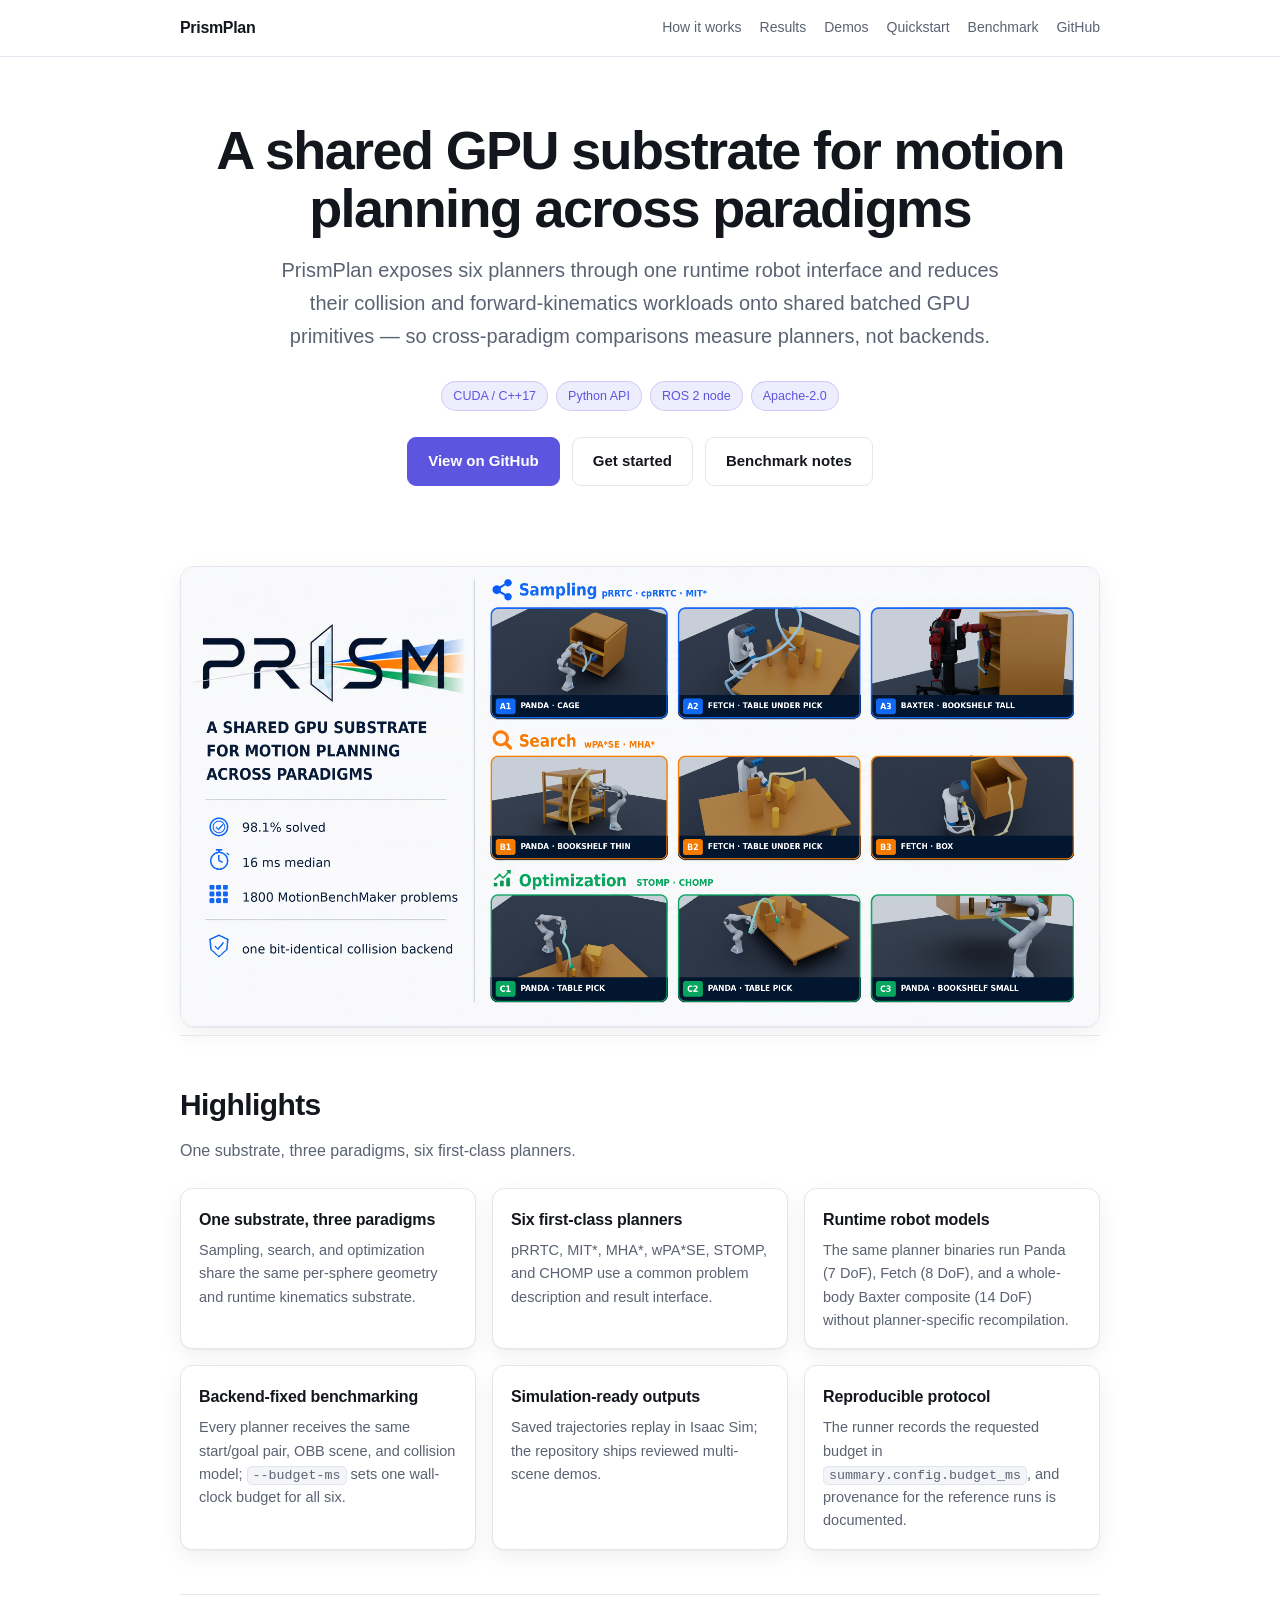
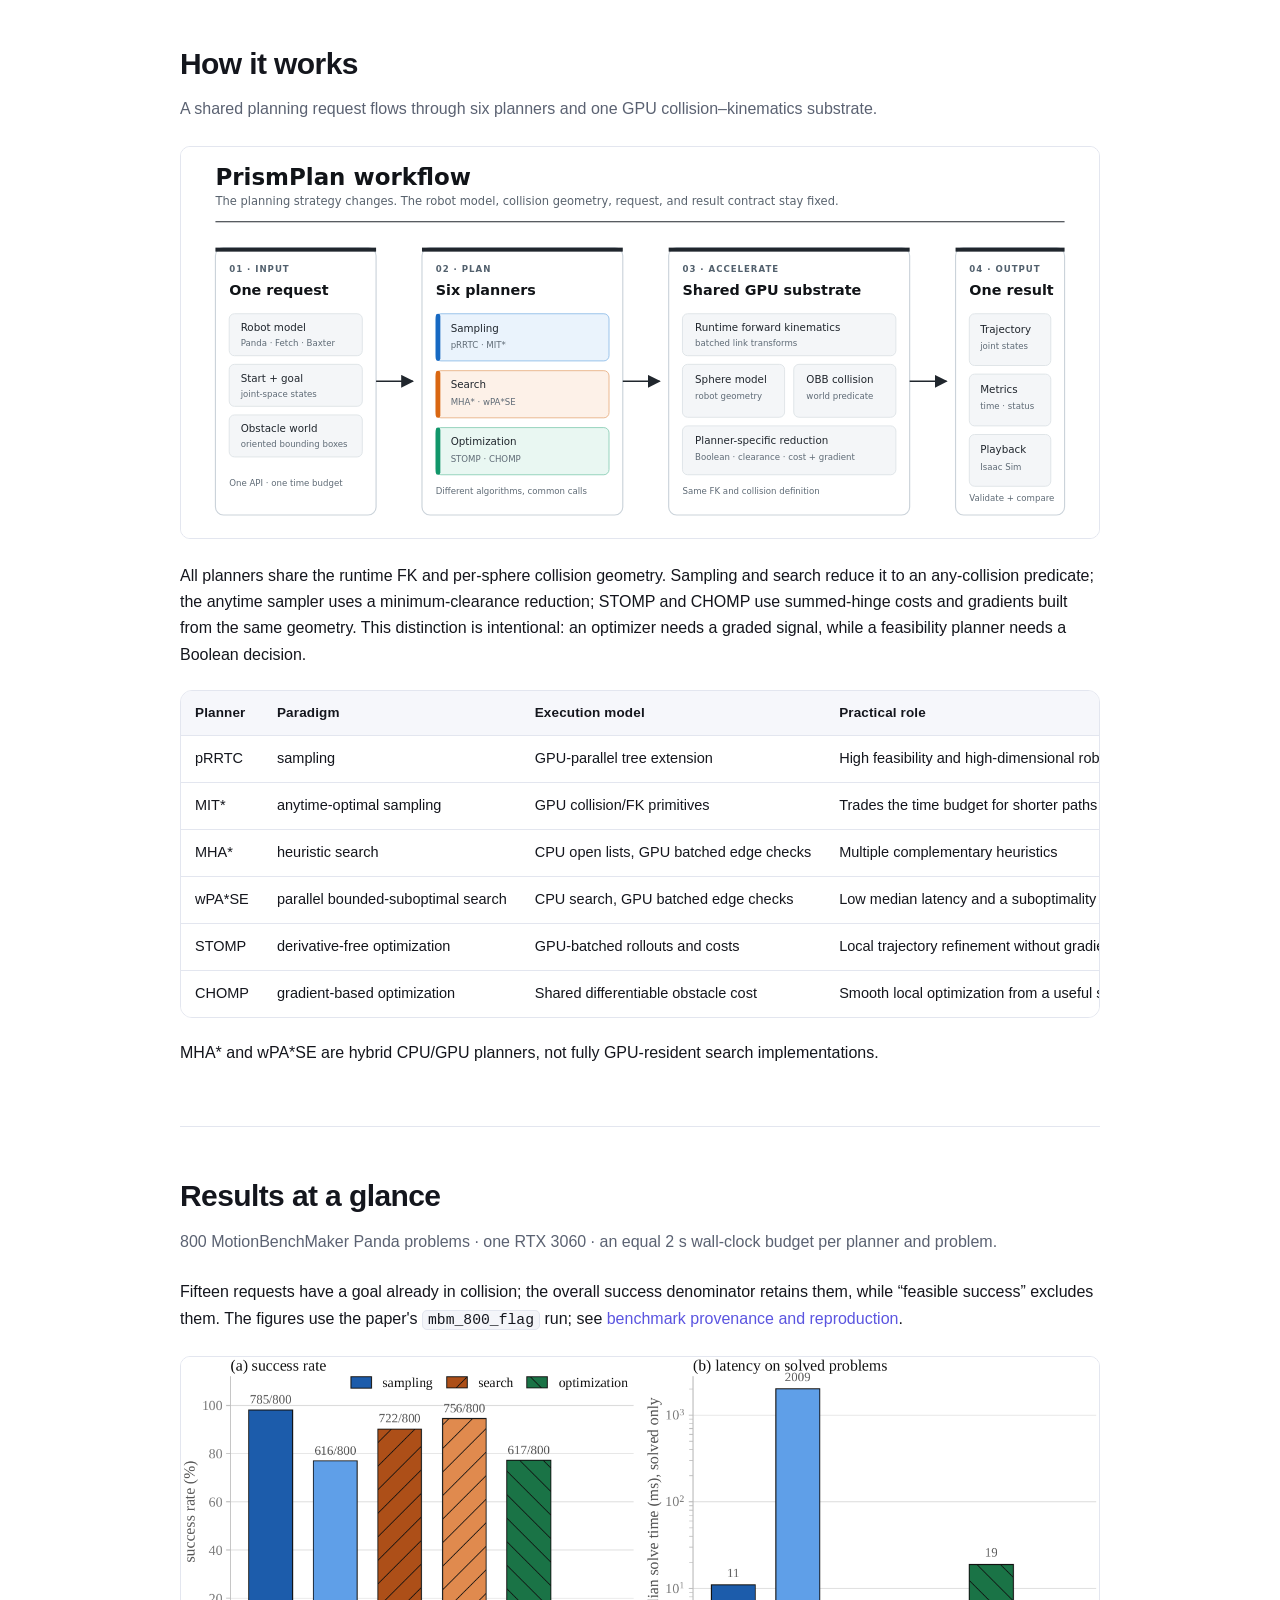
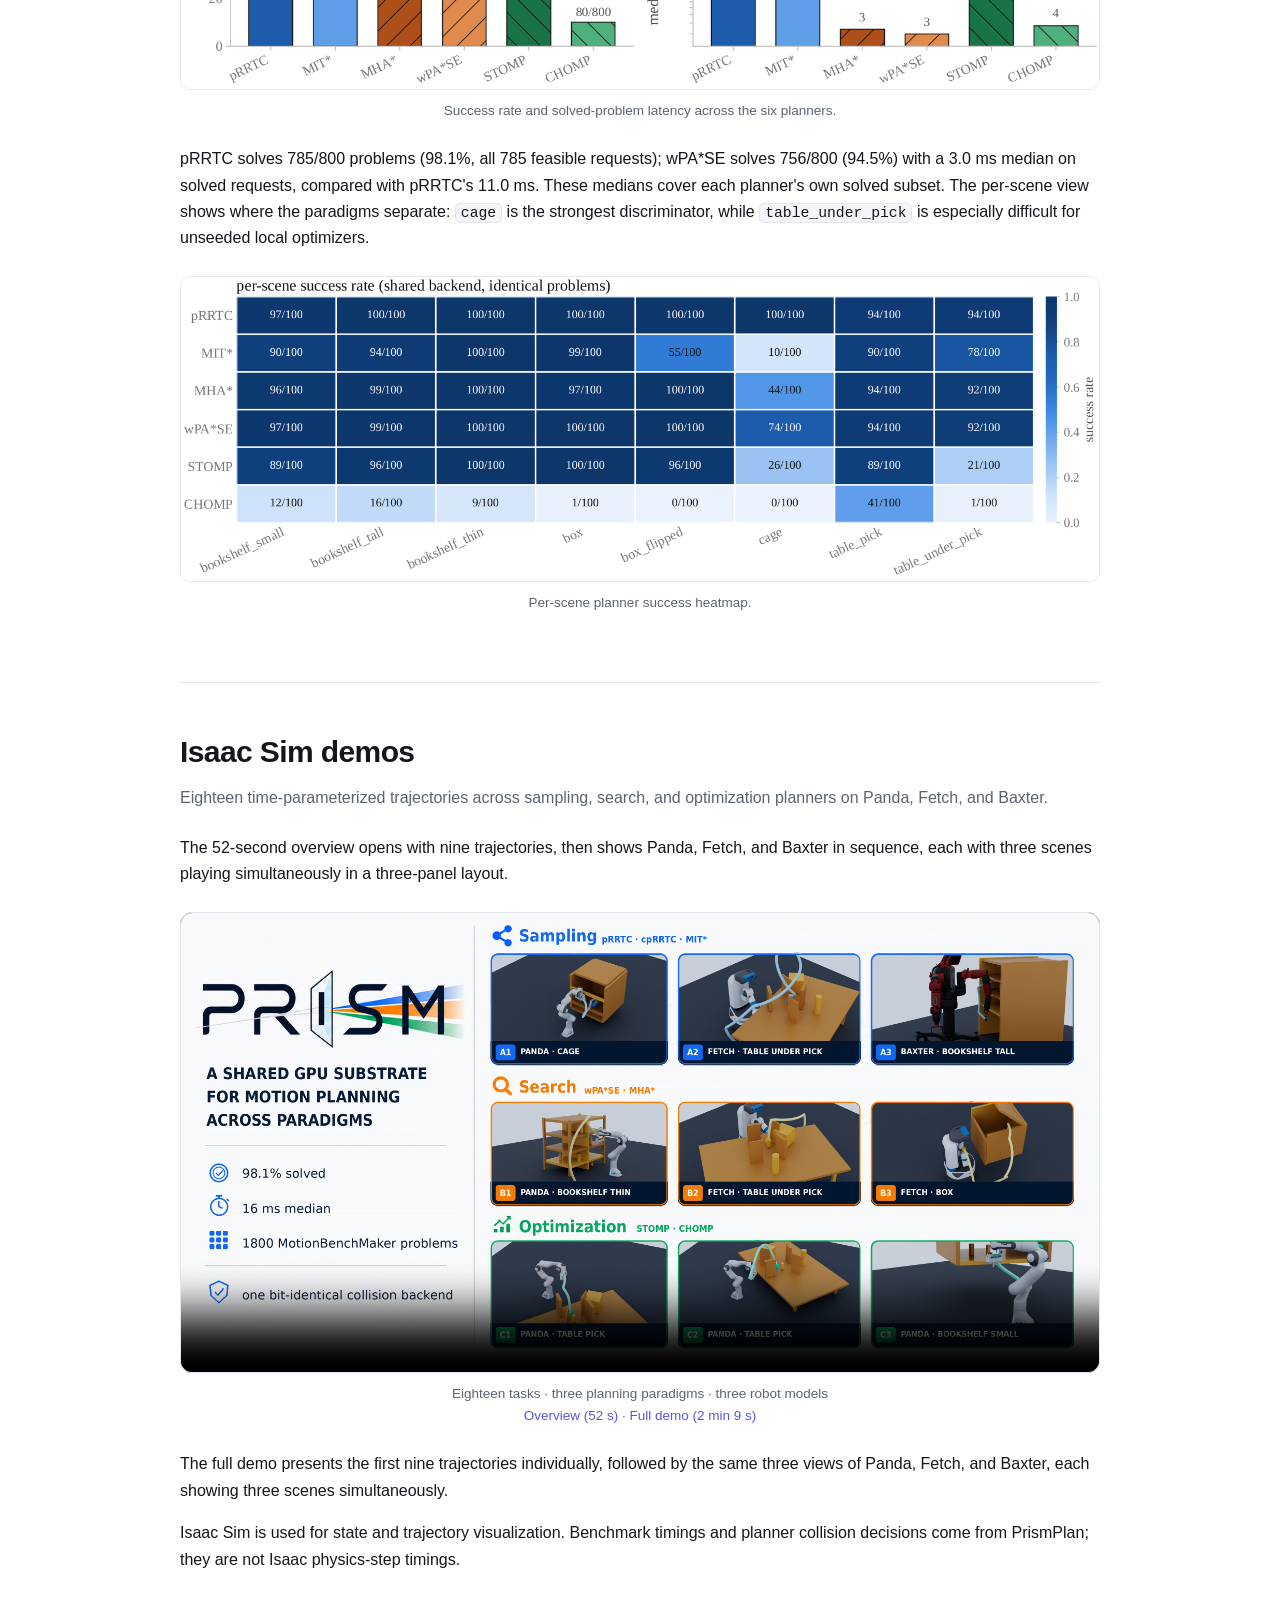
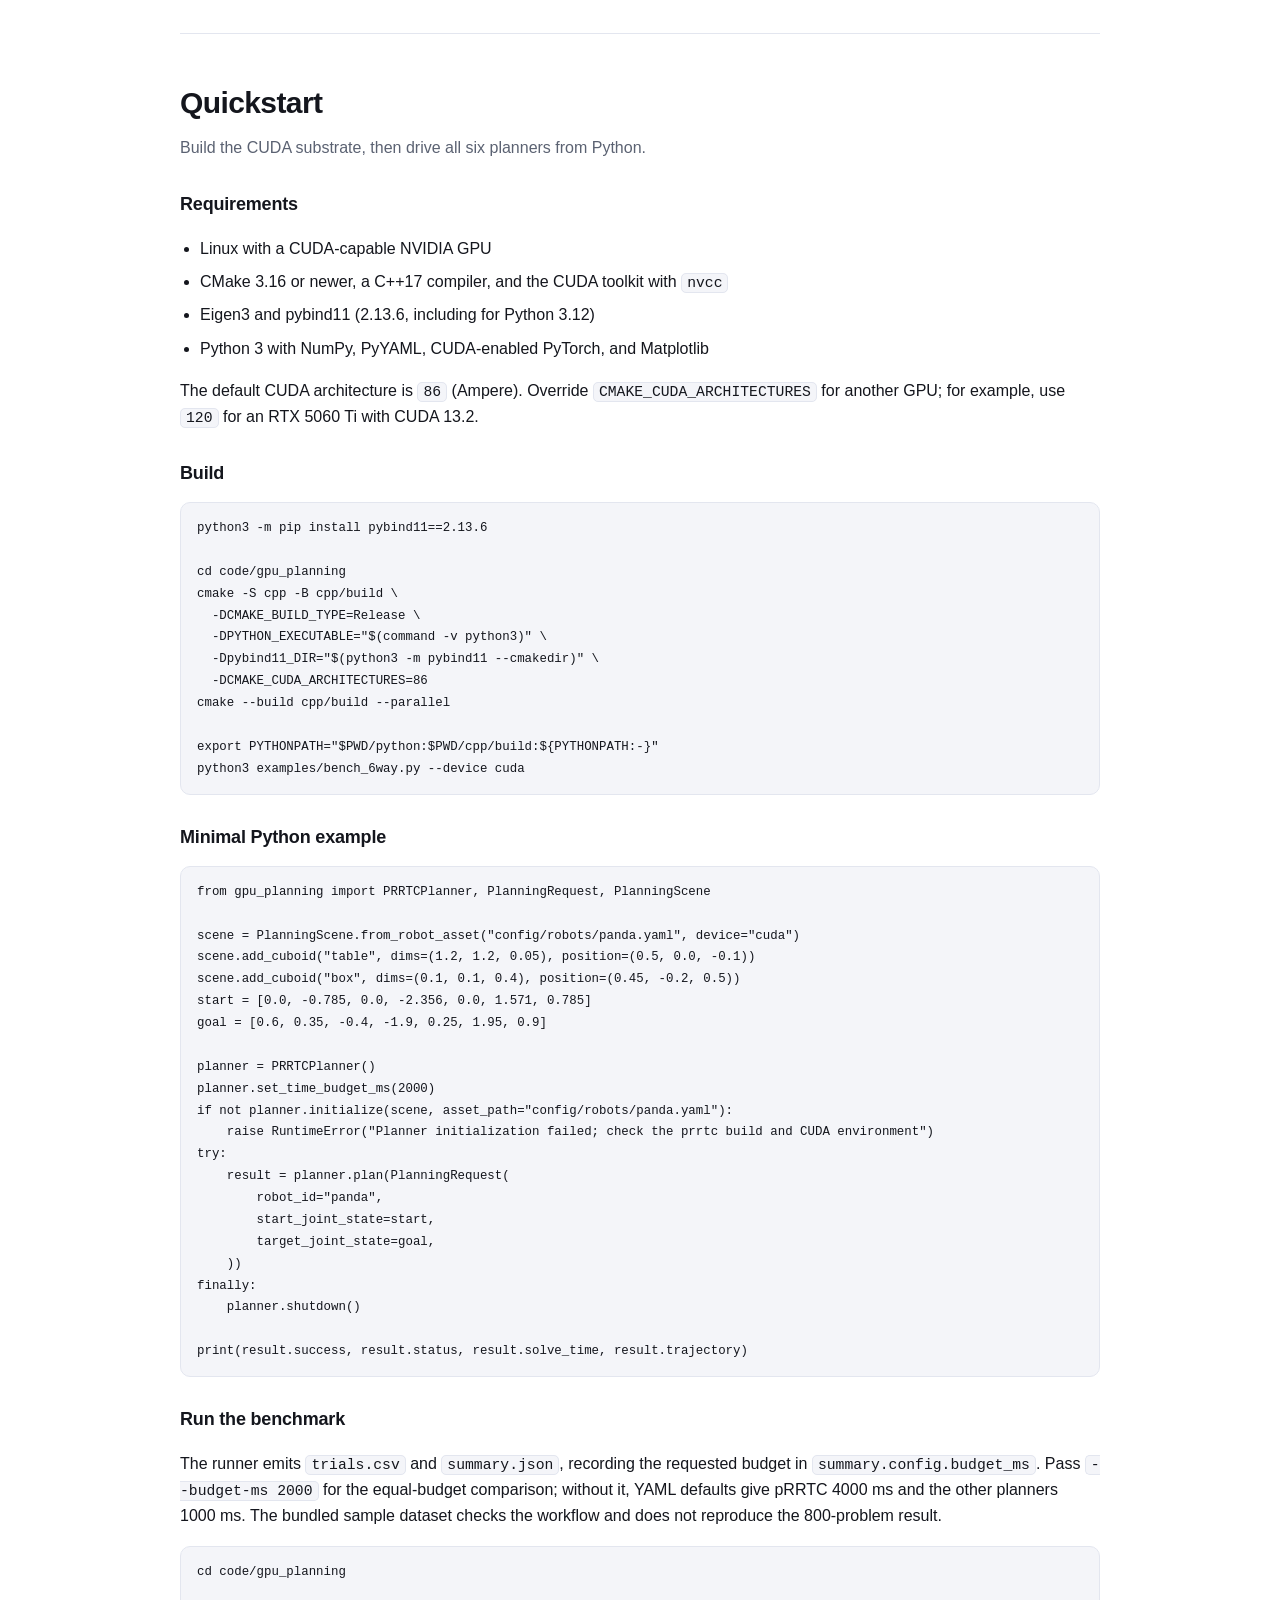
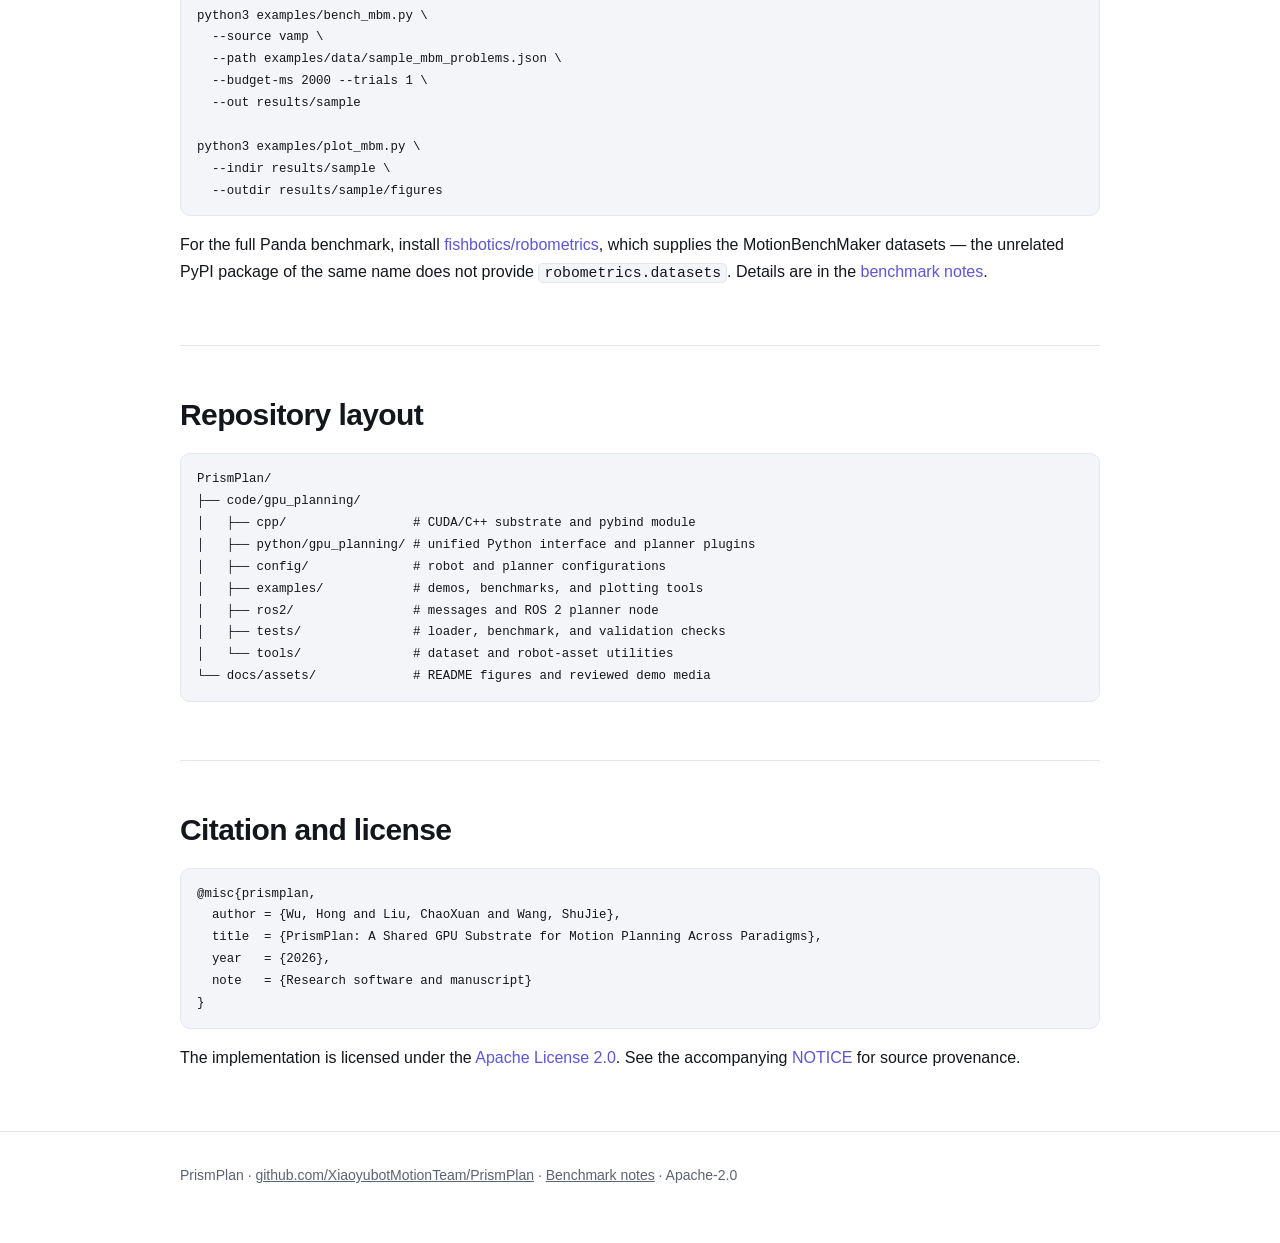
<file: docs/index.html>
<!DOCTYPE html>
<html lang="en">
<head>
<meta charset="utf-8">
<meta name="viewport" content="width=device-width, initial-scale=1">
<title>PrismPlan — A Shared GPU Substrate for Motion Planning Across Paradigms</title>
<meta name="description" content="PrismPlan runs six motion planners — pRRTC, MIT*, MHA*, wPA*SE, STOMP, and CHOMP — on one shared GPU collision and forward-kinematics substrate, enabling backend-fixed comparison of sampling-, search-, and optimization-based planning on Panda, Fetch, and Baxter.">
<meta name="author" content="Hong Wu, ChaoXuan Liu, ShuJie Wang">
<link rel="canonical" href="https://xiaoyubotmotionteam.github.io/PrismPlan/">
<meta name="robots" content="index, follow, max-image-preview:large">

<meta property="og:type" content="website">
<meta property="og:site_name" content="PrismPlan">
<meta property="og:title" content="PrismPlan — A Shared GPU Substrate for Motion Planning Across Paradigms">
<meta property="og:description" content="Six motion planners across sampling, search, and optimization on one shared GPU collision–kinematics substrate. Backend-fixed benchmarking on 800 MotionBenchMaker Panda problems.">
<meta property="og:url" content="https://xiaoyubotmotionteam.github.io/PrismPlan/">
<meta property="og:image" content="https://xiaoyubotmotionteam.github.io/PrismPlan/assets/prismplan-cover.png">
<meta property="og:image:alt" content="PrismPlan — a shared GPU substrate for motion planning across paradigms">
<meta name="twitter:card" content="summary_large_image">
<meta name="twitter:title" content="PrismPlan — A Shared GPU Substrate for Motion Planning Across Paradigms">
<meta name="twitter:description" content="Six motion planners across sampling, search, and optimization on one shared GPU collision–kinematics substrate.">
<meta name="twitter:image" content="https://xiaoyubotmotionteam.github.io/PrismPlan/assets/prismplan-cover.png">

<link rel="icon" href="data:image/svg+xml,%3Csvg xmlns='http://www.w3.org/2000/svg' viewBox='0 0 32 32'%3E%3Cpath d='M16 3 L29 27 H3 Z' fill='none' stroke='%236366f1' stroke-width='3' stroke-linejoin='round'/%3E%3C/svg%3E">

<script type="application/ld+json">
{
  "@context": "https://schema.org",
  "@type": "SoftwareSourceCode",
  "name": "PrismPlan",
  "alternateName": "PrismPlan: A Shared GPU Substrate for Motion Planning Across Paradigms",
  "description": "PrismPlan exposes six motion planners (pRRTC, MIT*, MHA*, wPA*SE, STOMP, CHOMP) through one runtime robot interface and reduces their collision and forward-kinematics workloads onto shared batched GPU primitives, enabling backend-fixed cross-paradigm comparison.",
  "codeRepository": "https://github.com/XiaoyubotMotionTeam/PrismPlan",
  "url": "https://xiaoyubotmotionteam.github.io/PrismPlan/",
  "programmingLanguage": ["C++", "CUDA", "Python"],
  "runtimePlatform": "Linux, NVIDIA CUDA",
  "license": "https://www.apache.org/licenses/LICENSE-2.0",
  "applicationCategory": "Robotics motion planning",
  "keywords": "motion planning, GPU, CUDA, sampling-based planning, heuristic search, trajectory optimization, pRRTC, MHA*, STOMP, CHOMP, MotionBenchMaker, Isaac Sim, Franka Panda, Fetch, Baxter",
  "image": "https://xiaoyubotmotionteam.github.io/PrismPlan/assets/prismplan-cover.png",
  "author": [
    {"@type": "Person", "name": "Hong Wu"},
    {"@type": "Person", "name": "ChaoXuan Liu"},
    {"@type": "Person", "name": "ShuJie Wang"}
  ]
}
</script>

<link rel="stylesheet" href="style.css">
</head>
<body>

<header class="site">
  <div class="wrap">
    <a class="brand" href="./">PrismPlan</a>
    <nav>
      <a href="#how">How it works</a>
      <a href="#results">Results</a>
      <a href="#demos">Demos</a>
      <a href="#quickstart">Quickstart</a>
      <a href="benchmark.html">Benchmark</a>
      <a href="https://github.com/XiaoyubotMotionTeam/PrismPlan">GitHub</a>
    </nav>
  </div>
</header>

<main class="wrap">

  <div class="hero">
    <h1>A shared GPU substrate for motion planning across paradigms</h1>
    <p class="lede">PrismPlan exposes six planners through one runtime robot interface and reduces their collision and forward-kinematics workloads onto shared batched GPU primitives — so cross-paradigm comparisons measure planners, not backends.</p>
    <div class="badges">
      <span class="badge">CUDA / C++17</span>
      <span class="badge">Python API</span>
      <span class="badge">ROS 2 node</span>
      <span class="badge">Apache-2.0</span>
    </div>
    <div class="cta">
      <a class="btn btn-primary" href="https://github.com/XiaoyubotMotionTeam/PrismPlan">View on GitHub</a>
      <a class="btn btn-ghost" href="#quickstart">Get started</a>
      <a class="btn btn-ghost" href="benchmark.html">Benchmark notes</a>
    </div>
  </div>

  <div class="cover">
    <img src="assets/prismplan-cover.png" width="1600" height="900"
         alt="PrismPlan — a shared GPU substrate for motion planning across paradigms">
  </div>

  <section id="highlights">
    <h2>Highlights</h2>
    <p class="sub">One substrate, three paradigms, six first-class planners.</p>
    <div class="cards">
      <div class="card">
        <h3>One substrate, three paradigms</h3>
        <p>Sampling, search, and optimization share the same per-sphere geometry and runtime kinematics substrate.</p>
      </div>
      <div class="card">
        <h3>Six first-class planners</h3>
        <p>pRRTC, MIT*, MHA*, wPA*SE, STOMP, and CHOMP use a common problem description and result interface.</p>
      </div>
      <div class="card">
        <h3>Runtime robot models</h3>
        <p>The same planner binaries run Panda (7&nbsp;DoF), Fetch (8&nbsp;DoF), and a whole-body Baxter composite (14&nbsp;DoF) without planner-specific recompilation.</p>
      </div>
      <div class="card">
        <h3>Backend-fixed benchmarking</h3>
        <p>Every planner receives the same start/goal pair, OBB scene, and collision model; <code>--budget-ms</code> sets one wall-clock budget for all six.</p>
      </div>
      <div class="card">
        <h3>Simulation-ready outputs</h3>
        <p>Saved trajectories replay in Isaac Sim; the repository ships reviewed multi-scene demos.</p>
      </div>
      <div class="card">
        <h3>Reproducible protocol</h3>
        <p>The runner records the requested budget in <code>summary.config.budget_ms</code>, and provenance for the reference runs is documented.</p>
      </div>
    </div>
  </section>

  <section id="how">
    <h2>How it works</h2>
    <p class="sub">A shared planning request flows through six planners and one GPU collision–kinematics substrate.</p>
    <figure>
      <img src="assets/prismplan-architecture.svg" width="1000" height="560"
           alt="PrismPlan workflow from a shared planning request through six planners and the common GPU collision-kinematics substrate to validation and Isaac Sim playback">
    </figure>
    <p>All planners share the runtime FK and per-sphere collision geometry. Sampling and search reduce it to an any-collision predicate; the anytime sampler uses a minimum-clearance reduction; STOMP and CHOMP use summed-hinge costs and gradients built from the same geometry. This distinction is intentional: an optimizer needs a graded signal, while a feasibility planner needs a Boolean decision.</p>

    <div class="table-scroll">
      <table>
        <thead>
          <tr><th>Planner</th><th>Paradigm</th><th>Execution model</th><th>Practical role</th></tr>
        </thead>
        <tbody>
          <tr><td>pRRTC</td><td>sampling</td><td>GPU-parallel tree extension</td><td>High feasibility and high-dimensional robustness</td></tr>
          <tr><td>MIT*</td><td>anytime-optimal sampling</td><td>GPU collision/FK primitives</td><td>Trades the time budget for shorter paths</td></tr>
          <tr><td>MHA*</td><td>heuristic search</td><td>CPU open lists, GPU batched edge checks</td><td>Multiple complementary heuristics</td></tr>
          <tr><td>wPA*SE</td><td>parallel bounded-suboptimal search</td><td>CPU search, GPU batched edge checks</td><td>Low median latency and a suboptimality bound</td></tr>
          <tr><td>STOMP</td><td>derivative-free optimization</td><td>GPU-batched rollouts and costs</td><td>Local trajectory refinement without gradients</td></tr>
          <tr><td>CHOMP</td><td>gradient-based optimization</td><td>Shared differentiable obstacle cost</td><td>Smooth local optimization from a useful seed</td></tr>
        </tbody>
      </table>
    </div>
    <p>MHA* and wPA*SE are hybrid CPU/GPU planners, not fully GPU-resident search implementations.</p>
  </section>

  <section id="results">
    <h2>Results at a glance</h2>
    <p class="sub">800 MotionBenchMaker Panda problems · one RTX 3060 · an equal 2&nbsp;s wall-clock budget per planner and problem.</p>
    <p>Fifteen requests have a goal already in collision; the overall success denominator retains them, while “feasible success” excludes them. The figures use the paper's <code>mbm_800_flag</code> run; see <a href="benchmark.html">benchmark provenance and reproduction</a>.</p>
    <figure>
      <img src="assets/results/mbm_cross_paradigm.png" width="1200" height="520"
           alt="Success rate and solved-problem latency across six planners">
      <figcaption>Success rate and solved-problem latency across the six planners.</figcaption>
    </figure>
    <p>pRRTC solves 785/800 problems (98.1%, all 785 feasible requests); wPA*SE solves 756/800 (94.5%) with a 3.0&nbsp;ms median on solved requests, compared with pRRTC's 11.0&nbsp;ms. These medians cover each planner's own solved subset. The per-scene view shows where the paradigms separate: <code>cage</code> is the strongest discriminator, while <code>table_under_pick</code> is especially difficult for unseeded local optimizers.</p>
    <figure>
      <img src="assets/results/mbm_scene_heatmap.png" width="1200" height="640"
           alt="Per-scene planner success heatmap">
      <figcaption>Per-scene planner success heatmap.</figcaption>
    </figure>
  </section>

  <section id="demos">
    <h2>Isaac Sim demos</h2>
    <p class="sub">Eighteen time-parameterized trajectories across sampling, search, and optimization planners on Panda, Fetch, and Baxter.</p>
    <p>The 52-second overview opens with nine trajectories, then shows Panda, Fetch, and Baxter in sequence, each with three scenes playing simultaneously in a three-panel layout.</p>
    <figure>
      <video controls preload="none" playsinline
             poster="assets/prismplan-cover.png"
             aria-label="Eighteen PrismPlan trajectories: a nine-panel overview followed by three scenes per robot, in Panda, Fetch, and Baxter order">
        <source src="assets/video/prismplan_eighteen_trajectories.mp4" type="video/mp4">
        Your browser cannot play this video.
        <a href="assets/video/prismplan_eighteen_trajectories.mp4">Download the overview (MP4)</a>.
      </video>
      <figcaption>
        Eighteen tasks · three planning paradigms · three robot models<br>
        <a href="assets/video/prismplan_eighteen_trajectories.mp4">Overview (52&nbsp;s)</a> ·
        <a href="assets/video/prismplan_demo.mp4">Full demo (2&nbsp;min 9&nbsp;s)</a>
      </figcaption>
    </figure>
    <p>The full demo presents the first nine trajectories individually, followed by the same three views of Panda, Fetch, and Baxter, each showing three scenes simultaneously.</p>
    <p>Isaac Sim is used for state and trajectory visualization. Benchmark timings and planner collision decisions come from PrismPlan; they are not Isaac physics-step timings.</p>
  </section>

  <section id="quickstart">
    <h2>Quickstart</h2>
    <p class="sub">Build the CUDA substrate, then drive all six planners from Python.</p>

    <h3>Requirements</h3>
    <ul class="clean">
      <li>Linux with a CUDA-capable NVIDIA GPU</li>
      <li>CMake 3.16 or newer, a C++17 compiler, and the CUDA toolkit with <code>nvcc</code></li>
      <li>Eigen3 and pybind11 (2.13.6, including for Python 3.12)</li>
      <li>Python 3 with NumPy, PyYAML, CUDA-enabled PyTorch, and Matplotlib</li>
    </ul>
    <p>The default CUDA architecture is <code>86</code> (Ampere). Override <code>CMAKE_CUDA_ARCHITECTURES</code> for another GPU; for example, use <code>120</code> for an RTX 5060 Ti with CUDA 13.2.</p>

    <h3>Build</h3>
<pre><code>python3 -m pip install pybind11==2.13.6

cd code/gpu_planning
cmake -S cpp -B cpp/build \
  -DCMAKE_BUILD_TYPE=Release \
  -DPYTHON_EXECUTABLE="$(command -v python3)" \
  -Dpybind11_DIR="$(python3 -m pybind11 --cmakedir)" \
  -DCMAKE_CUDA_ARCHITECTURES=86
cmake --build cpp/build --parallel

export PYTHONPATH="$PWD/python:$PWD/cpp/build:${PYTHONPATH:-}"
python3 examples/bench_6way.py --device cuda</code></pre>

    <h3>Minimal Python example</h3>
<pre><code>from gpu_planning import PRRTCPlanner, PlanningRequest, PlanningScene

scene = PlanningScene.from_robot_asset("config/robots/panda.yaml", device="cuda")
scene.add_cuboid("table", dims=(1.2, 1.2, 0.05), position=(0.5, 0.0, -0.1))
scene.add_cuboid("box", dims=(0.1, 0.1, 0.4), position=(0.45, -0.2, 0.5))
start = [0.0, -0.785, 0.0, -2.356, 0.0, 1.571, 0.785]
goal = [0.6, 0.35, -0.4, -1.9, 0.25, 1.95, 0.9]

planner = PRRTCPlanner()
planner.set_time_budget_ms(2000)
if not planner.initialize(scene, asset_path="config/robots/panda.yaml"):
    raise RuntimeError("Planner initialization failed; check the prrtc build and CUDA environment")
try:
    result = planner.plan(PlanningRequest(
        robot_id="panda",
        start_joint_state=start,
        target_joint_state=goal,
    ))
finally:
    planner.shutdown()

print(result.success, result.status, result.solve_time, result.trajectory)</code></pre>

    <h3>Run the benchmark</h3>
    <p>The runner emits <code>trials.csv</code> and <code>summary.json</code>, recording the requested budget in <code>summary.config.budget_ms</code>. Pass <code>--budget-ms 2000</code> for the equal-budget comparison; without it, YAML defaults give pRRTC 4000&nbsp;ms and the other planners 1000&nbsp;ms. The bundled sample dataset checks the workflow and does not reproduce the 800-problem result.</p>
<pre><code>cd code/gpu_planning

python3 examples/bench_mbm.py \
  --source vamp \
  --path examples/data/sample_mbm_problems.json \
  --budget-ms 2000 --trials 1 \
  --out results/sample

python3 examples/plot_mbm.py \
  --indir results/sample \
  --outdir results/sample/figures</code></pre>
    <p>For the full Panda benchmark, install <a href="https://github.com/fishbotics/robometrics">fishbotics/robometrics</a>, which supplies the MotionBenchMaker datasets — the unrelated PyPI package of the same name does not provide <code>robometrics.datasets</code>. Details are in the <a href="benchmark.html">benchmark notes</a>.</p>
  </section>

  <section id="layout">
    <h2>Repository layout</h2>
<pre><code>PrismPlan/
├── code/gpu_planning/
│   ├── cpp/                 # CUDA/C++ substrate and pybind module
│   ├── python/gpu_planning/ # unified Python interface and planner plugins
│   ├── config/              # robot and planner configurations
│   ├── examples/            # demos, benchmarks, and plotting tools
│   ├── ros2/                # messages and ROS 2 planner node
│   ├── tests/               # loader, benchmark, and validation checks
│   └── tools/               # dataset and robot-asset utilities
└── docs/assets/             # README figures and reviewed demo media</code></pre>
  </section>

  <section id="citation">
    <h2>Citation and license</h2>
<pre><code>@misc{prismplan,
  author = {Wu, Hong and Liu, ChaoXuan and Wang, ShuJie},
  title  = {PrismPlan: A Shared GPU Substrate for Motion Planning Across Paradigms},
  year   = {2026},
  note   = {Research software and manuscript}
}</code></pre>
    <p>The implementation is licensed under the <a href="https://github.com/XiaoyubotMotionTeam/PrismPlan/blob/main/code/gpu_planning/LICENSE">Apache License 2.0</a>. See the accompanying <a href="https://github.com/XiaoyubotMotionTeam/PrismPlan/blob/main/code/gpu_planning/NOTICE">NOTICE</a> for source provenance.</p>
  </section>

</main>

<footer>
  <div class="wrap">
    PrismPlan · <a href="https://github.com/XiaoyubotMotionTeam/PrismPlan">github.com/XiaoyubotMotionTeam/PrismPlan</a> ·
    <a href="benchmark.html">Benchmark notes</a> ·
    Apache-2.0
  </div>
</footer>

</body>
</html>
</file>
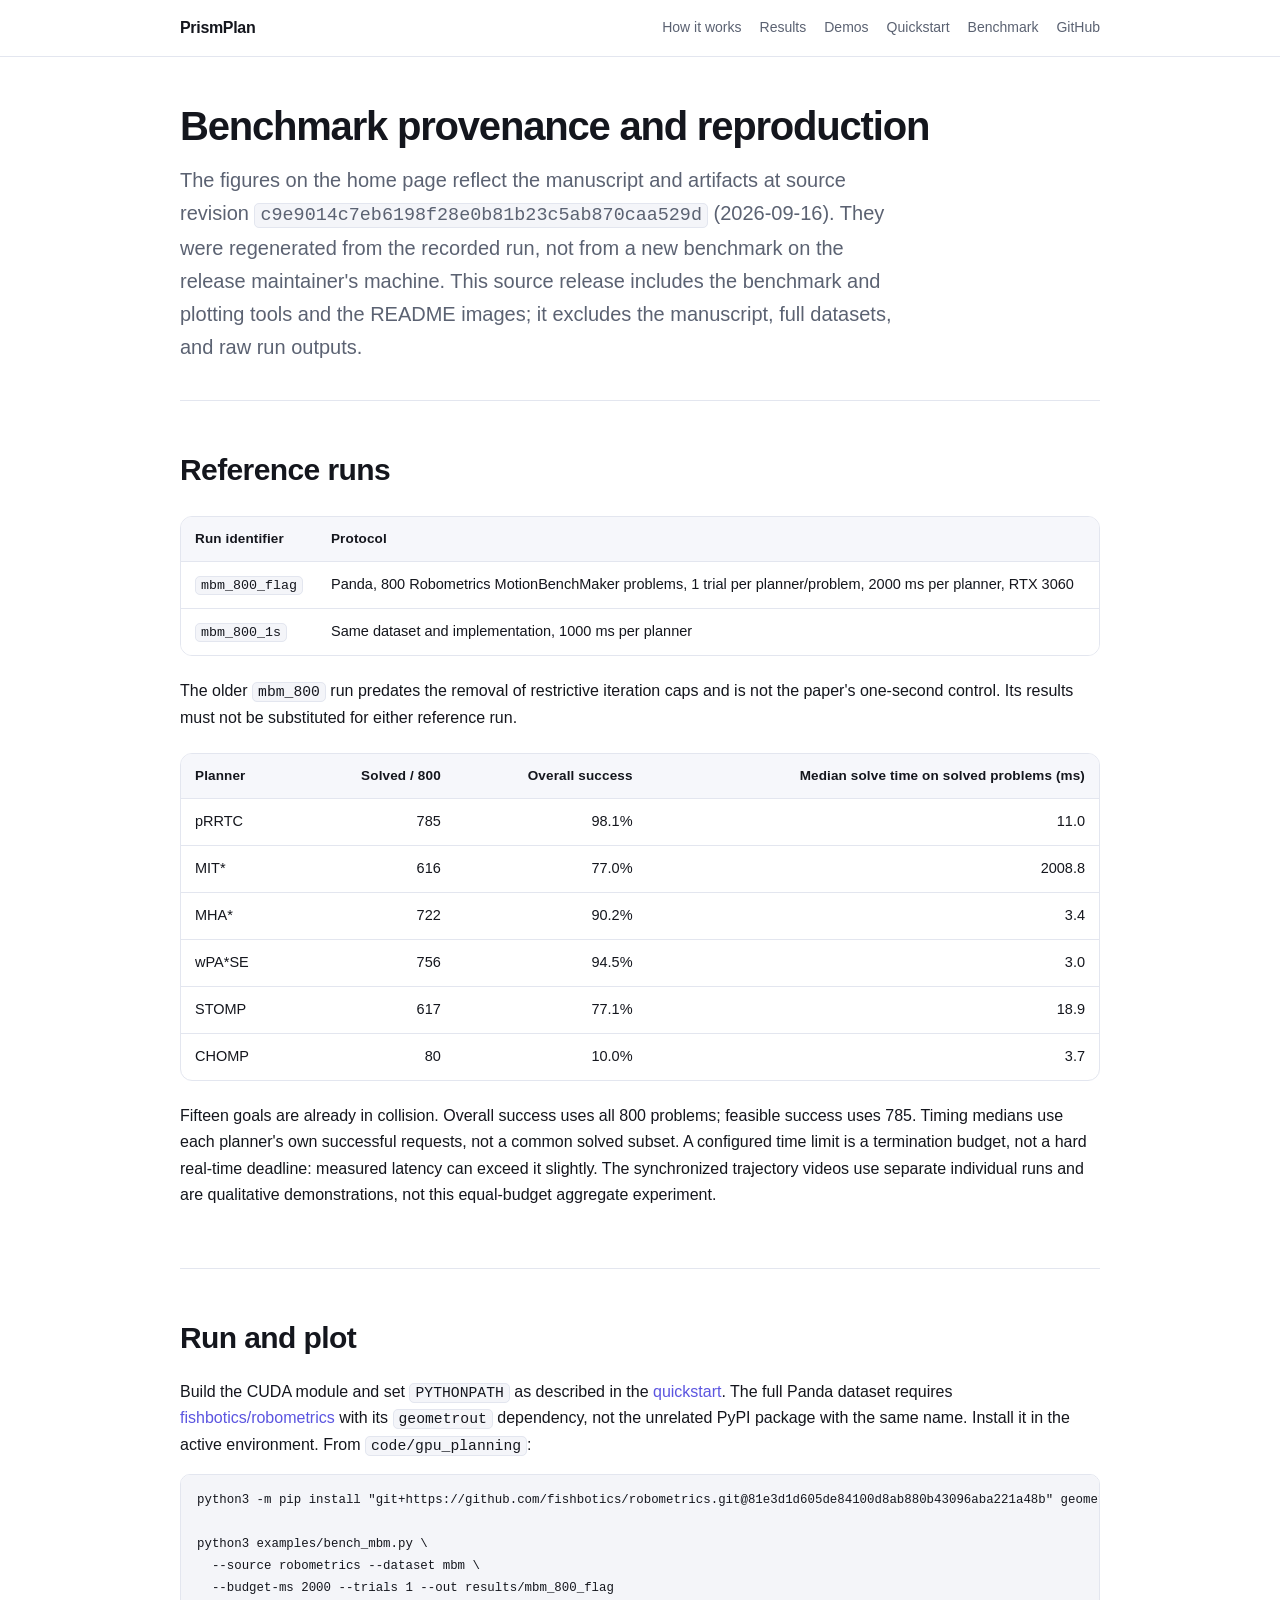
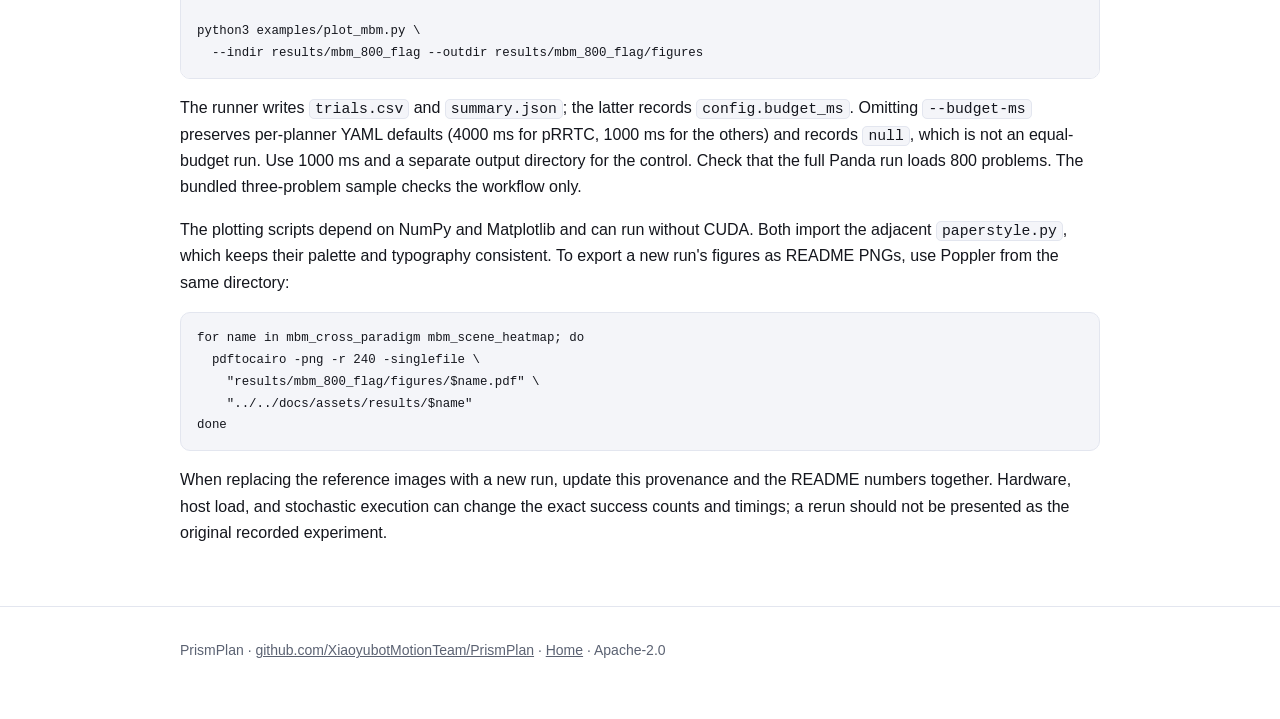
<file: docs/benchmark.html>
<!DOCTYPE html>
<html lang="en">
<head>
<meta charset="utf-8">
<meta name="viewport" content="width=device-width, initial-scale=1">
<title>Benchmark provenance and reproduction — PrismPlan</title>
<meta name="description" content="Provenance and reproduction protocol for the PrismPlan benchmark: 800 Robometrics MotionBenchMaker Panda problems, an equal 2000 ms budget per planner on an RTX 3060, per-planner success counts, and the exact commands to rerun and replot.">
<link rel="canonical" href="https://xiaoyubotmotionteam.github.io/PrismPlan/benchmark.html">
<meta name="robots" content="index, follow, max-image-preview:large">
<meta property="og:type" content="article">
<meta property="og:site_name" content="PrismPlan">
<meta property="og:title" content="Benchmark provenance and reproduction — PrismPlan">
<meta property="og:description" content="The reference runs behind the PrismPlan figures, the per-planner success table, and the commands to reproduce them.">
<meta property="og:url" content="https://xiaoyubotmotionteam.github.io/PrismPlan/benchmark.html">
<meta property="og:image" content="https://xiaoyubotmotionteam.github.io/PrismPlan/assets/results/mbm_cross_paradigm.png">
<meta name="twitter:card" content="summary_large_image">
<meta name="twitter:image" content="https://xiaoyubotmotionteam.github.io/PrismPlan/assets/results/mbm_cross_paradigm.png">
<link rel="icon" href="data:image/svg+xml,%3Csvg xmlns='http://www.w3.org/2000/svg' viewBox='0 0 32 32'%3E%3Cpath d='M16 3 L29 27 H3 Z' fill='none' stroke='%236366f1' stroke-width='3' stroke-linejoin='round'/%3E%3C/svg%3E">
<link rel="stylesheet" href="style.css">
<script type="application/ld+json">
{
  "@context": "https://schema.org",
  "@type": "TechArticle",
  "headline": "Benchmark provenance and reproduction",
  "about": "PrismPlan GPU motion planning benchmark on MotionBenchMaker Panda problems",
  "url": "https://xiaoyubotmotionteam.github.io/PrismPlan/benchmark.html",
  "isPartOf": {"@type": "WebSite", "name": "PrismPlan", "url": "https://xiaoyubotmotionteam.github.io/PrismPlan/"},
  "author": [
    {"@type": "Person", "name": "Hong Wu"},
    {"@type": "Person", "name": "ChaoXuan Liu"},
    {"@type": "Person", "name": "ShuJie Wang"}
  ]
}
</script>
</head>
<body>

<header class="site">
  <div class="wrap">
    <a class="brand" href="./">PrismPlan</a>
    <nav>
      <a href="./#how">How it works</a>
      <a href="./#results">Results</a>
      <a href="./#demos">Demos</a>
      <a href="./#quickstart">Quickstart</a>
      <a href="benchmark.html">Benchmark</a>
      <a href="https://github.com/XiaoyubotMotionTeam/PrismPlan">GitHub</a>
    </nav>
  </div>
</header>

<main class="wrap">

  <div class="hero" style="text-align:left;padding:48px 0 8px">
    <h1 style="font-size:clamp(28px,4.4vw,40px)">Benchmark provenance and reproduction</h1>
    <p class="lede" style="margin-left:0;text-align:left">The figures on the home page reflect the manuscript and artifacts at source revision <code>c9e9014c7eb6198f28e0b81b23c5ab870caa529d</code> (2026-09-16). They were regenerated from the recorded run, not from a new benchmark on the release maintainer's machine. This source release includes the benchmark and plotting tools and the README images; it excludes the manuscript, full datasets, and raw run outputs.</p>
  </div>

  <section id="reference-runs">
    <h2>Reference runs</h2>
    <div class="table-scroll">
      <table>
        <thead><tr><th>Run identifier</th><th>Protocol</th><th>Role</th></tr></thead>
        <tbody>
          <tr>
            <td><code>mbm_800_flag</code></td>
            <td>Panda, 800 Robometrics MotionBenchMaker problems, 1 trial per planner/problem, 2000&nbsp;ms per planner, RTX 3060</td>
            <td>Paper's main Panda comparison and both result figures</td>
          </tr>
          <tr>
            <td><code>mbm_800_1s</code></td>
            <td>Same dataset and implementation, 1000&nbsp;ms per planner</td>
            <td>Budget-sensitivity control</td>
          </tr>
        </tbody>
      </table>
    </div>
    <p>The older <code>mbm_800</code> run predates the removal of restrictive iteration caps and is not the paper's one-second control. Its results must not be substituted for either reference run.</p>

    <div class="table-scroll">
      <table>
        <thead>
          <tr><th>Planner</th><th class="num">Solved / 800</th><th class="num">Overall success</th><th class="num">Median solve time on solved problems (ms)</th></tr>
        </thead>
        <tbody>
          <tr><td>pRRTC</td><td class="num">785</td><td class="num">98.1%</td><td class="num">11.0</td></tr>
          <tr><td>MIT*</td><td class="num">616</td><td class="num">77.0%</td><td class="num">2008.8</td></tr>
          <tr><td>MHA*</td><td class="num">722</td><td class="num">90.2%</td><td class="num">3.4</td></tr>
          <tr><td>wPA*SE</td><td class="num">756</td><td class="num">94.5%</td><td class="num">3.0</td></tr>
          <tr><td>STOMP</td><td class="num">617</td><td class="num">77.1%</td><td class="num">18.9</td></tr>
          <tr><td>CHOMP</td><td class="num">80</td><td class="num">10.0%</td><td class="num">3.7</td></tr>
        </tbody>
      </table>
    </div>
    <p>Fifteen goals are already in collision. Overall success uses all 800 problems; feasible success uses 785. Timing medians use each planner's own successful requests, not a common solved subset. A configured time limit is a termination budget, not a hard real-time deadline: measured latency can exceed it slightly. The synchronized trajectory videos use separate individual runs and are qualitative demonstrations, not this equal-budget aggregate experiment.</p>
  </section>

  <section id="run-and-plot">
    <h2>Run and plot</h2>
    <p>Build the CUDA module and set <code>PYTHONPATH</code> as described in the <a href="./#quickstart">quickstart</a>. The full Panda dataset requires <a href="https://github.com/fishbotics/robometrics">fishbotics/robometrics</a> with its <code>geometrout</code> dependency, not the unrelated PyPI package with the same name. Install it in the active environment. From <code>code/gpu_planning</code>:</p>
<pre><code>python3 -m pip install "git+https://github.com/fishbotics/robometrics.git@81e3d1d605de84100d8ab880b43096aba221a48b" geometrout

python3 examples/bench_mbm.py \
  --source robometrics --dataset mbm \
  --budget-ms 2000 --trials 1 --out results/mbm_800_flag

python3 examples/plot_mbm.py \
  --indir results/mbm_800_flag --outdir results/mbm_800_flag/figures</code></pre>
    <p>The runner writes <code>trials.csv</code> and <code>summary.json</code>; the latter records <code>config.budget_ms</code>. Omitting <code>--budget-ms</code> preserves per-planner YAML defaults (4000&nbsp;ms for pRRTC, 1000&nbsp;ms for the others) and records <code>null</code>, which is not an equal-budget run. Use 1000&nbsp;ms and a separate output directory for the control. Check that the full Panda run loads 800 problems. The bundled three-problem sample checks the workflow only.</p>
    <p>The plotting scripts depend on NumPy and Matplotlib and can run without CUDA. Both import the adjacent <code>paperstyle.py</code>, which keeps their palette and typography consistent. To export a new run's figures as README PNGs, use Poppler from the same directory:</p>
<pre><code>for name in mbm_cross_paradigm mbm_scene_heatmap; do
  pdftocairo -png -r 240 -singlefile \
    "results/mbm_800_flag/figures/$name.pdf" \
    "../../docs/assets/results/$name"
done</code></pre>
    <p>When replacing the reference images with a new run, update this provenance and the README numbers together. Hardware, host load, and stochastic execution can change the exact success counts and timings; a rerun should not be presented as the original recorded experiment.</p>
  </section>

</main>

<footer>
  <div class="wrap">
    PrismPlan · <a href="https://github.com/XiaoyubotMotionTeam/PrismPlan">github.com/XiaoyubotMotionTeam/PrismPlan</a> ·
    <a href="./">Home</a> ·
    Apache-2.0
  </div>
</footer>

</body>
</html>
</file>
<file: docs/style.css>
:root{
  --bg:#ffffff; --bg-soft:#f6f7fb; --surface:#ffffff; --border:#e3e6ef;
  --text:#14161d; --muted:#5b6272; --accent:#5b55e0; --accent-soft:#eeedfd;
  --code-bg:#f4f5f9; --shadow:0 1px 2px rgba(20,22,29,.05),0 8px 24px rgba(20,22,29,.06);
  --mono:ui-monospace,SFMono-Regular,"SF Mono",Menlo,Consolas,"Liberation Mono",monospace;
}
@media (prefers-color-scheme: dark){
  :root{
    --bg:#0e1016; --bg-soft:#141722; --surface:#151824; --border:#262b3a;
    --text:#e8eaf2; --muted:#9aa2b8; --accent:#8b84ff; --accent-soft:#1c1d33;
    --code-bg:#11141d; --shadow:0 1px 2px rgba(0,0,0,.4),0 10px 30px rgba(0,0,0,.35);
  }
}
*{box-sizing:border-box}
html{scroll-behavior:smooth}
body{
  margin:0; background:var(--bg); color:var(--text);
  font:16px/1.65 -apple-system,BlinkMacSystemFont,"Segoe UI",Roboto,"Helvetica Neue",Arial,"Noto Sans",sans-serif;
  -webkit-font-smoothing:antialiased;
}
a{color:var(--accent); text-decoration:none}
a:hover{text-decoration:underline}
img,video{max-width:100%;height:auto}
.wrap{max-width:960px;margin:0 auto;padding:0 20px}

header.site{position:sticky;top:0;z-index:20;backdrop-filter:blur(10px);
  background:color-mix(in srgb,var(--bg) 88%,transparent);border-bottom:1px solid var(--border)}
header.site .wrap{display:flex;align-items:center;gap:20px;height:56px}
.brand{font-weight:700;letter-spacing:-.02em;color:var(--text)}
.brand:hover{text-decoration:none}
header.site nav{margin-left:auto;display:flex;gap:18px;flex-wrap:wrap;font-size:14px}
header.site nav a{color:var(--muted)}
header.site nav a:hover{color:var(--text);text-decoration:none}

.hero{padding:64px 0 40px;text-align:center}
.hero h1{font-size:clamp(34px,6vw,54px);line-height:1.08;letter-spacing:-.03em;margin:0 0 16px}
.hero p.lede{font-size:clamp(17px,2.2vw,20px);color:var(--muted);max-width:720px;margin:0 auto 28px}
.badges{display:flex;gap:8px;justify-content:center;flex-wrap:wrap;margin-bottom:26px}
.badge{font-size:12.5px;padding:4px 11px;border-radius:999px;background:var(--accent-soft);
  color:var(--accent);border:1px solid color-mix(in srgb,var(--accent) 22%,transparent)}
.cta{display:flex;gap:12px;justify-content:center;flex-wrap:wrap}
.btn{display:inline-block;padding:11px 20px;border-radius:9px;font-weight:600;font-size:15px;border:1px solid var(--border)}
.btn:hover{text-decoration:none}
.btn-primary{background:var(--accent);color:#fff;border-color:var(--accent)}
.btn-primary:hover{filter:brightness(1.08)}
.btn-ghost{color:var(--text);background:var(--surface)}
.btn-ghost:hover{border-color:var(--accent);color:var(--accent)}

.cover{margin:40px 0 8px;border-radius:14px;overflow:hidden;border:1px solid var(--border);box-shadow:var(--shadow)}
.cover img{display:block;width:100%}

section{padding:44px 0;border-top:1px solid var(--border)}
section h2{font-size:clamp(23px,3.2vw,30px);letter-spacing:-.02em;margin:0 0 8px}
section h3{font-size:18px;margin:28px 0 8px;letter-spacing:-.01em}
section p{color:var(--text)}
.sub{color:var(--muted);margin:0 0 24px}

.cards{display:grid;grid-template-columns:repeat(auto-fit,minmax(250px,1fr));gap:16px;margin-top:24px}
.card{background:var(--surface);border:1px solid var(--border);border-radius:12px;padding:18px 18px 16px;box-shadow:var(--shadow)}
.card h3{margin:0 0 6px;font-size:16px}
.card p{margin:0;color:var(--muted);font-size:14.5px;line-height:1.6}

figure{margin:24px 0}
figure img{display:block;margin:0 auto;border-radius:10px;border:1px solid var(--border);background:var(--surface)}
figcaption{color:var(--muted);font-size:13.5px;text-align:center;margin-top:10px}

.table-scroll{overflow-x:auto;margin:22px 0;border:1px solid var(--border);border-radius:12px;background:var(--surface)}
table{border-collapse:collapse;width:100%;font-size:14.5px;min-width:560px}
th,td{padding:11px 14px;text-align:left;border-bottom:1px solid var(--border);white-space:nowrap}
thead th{background:var(--bg-soft);font-weight:600;font-size:13.5px;letter-spacing:.01em}
tbody tr:last-child td{border-bottom:none}
td.num,th.num{text-align:right}

pre{background:var(--code-bg);border:1px solid var(--border);border-radius:10px;padding:14px 16px;
  overflow-x:auto;font-family:var(--mono);font-size:13.5px;line-height:1.6}
code{font-family:var(--mono);font-size:.92em}
p code,li code,td code{background:var(--code-bg);border:1px solid var(--border);border-radius:5px;padding:1px 5px}
pre code{background:none;border:none;padding:0}

ul.clean{padding-left:20px}
ul.clean li{margin:7px 0}

video{width:100%;border-radius:12px;border:1px solid var(--border);background:#000;display:block}

footer{border-top:1px solid var(--border);padding:32px 0 56px;color:var(--muted);font-size:14px}
footer a{color:var(--muted);text-decoration:underline}
footer a:hover{color:var(--accent)}
</file>
